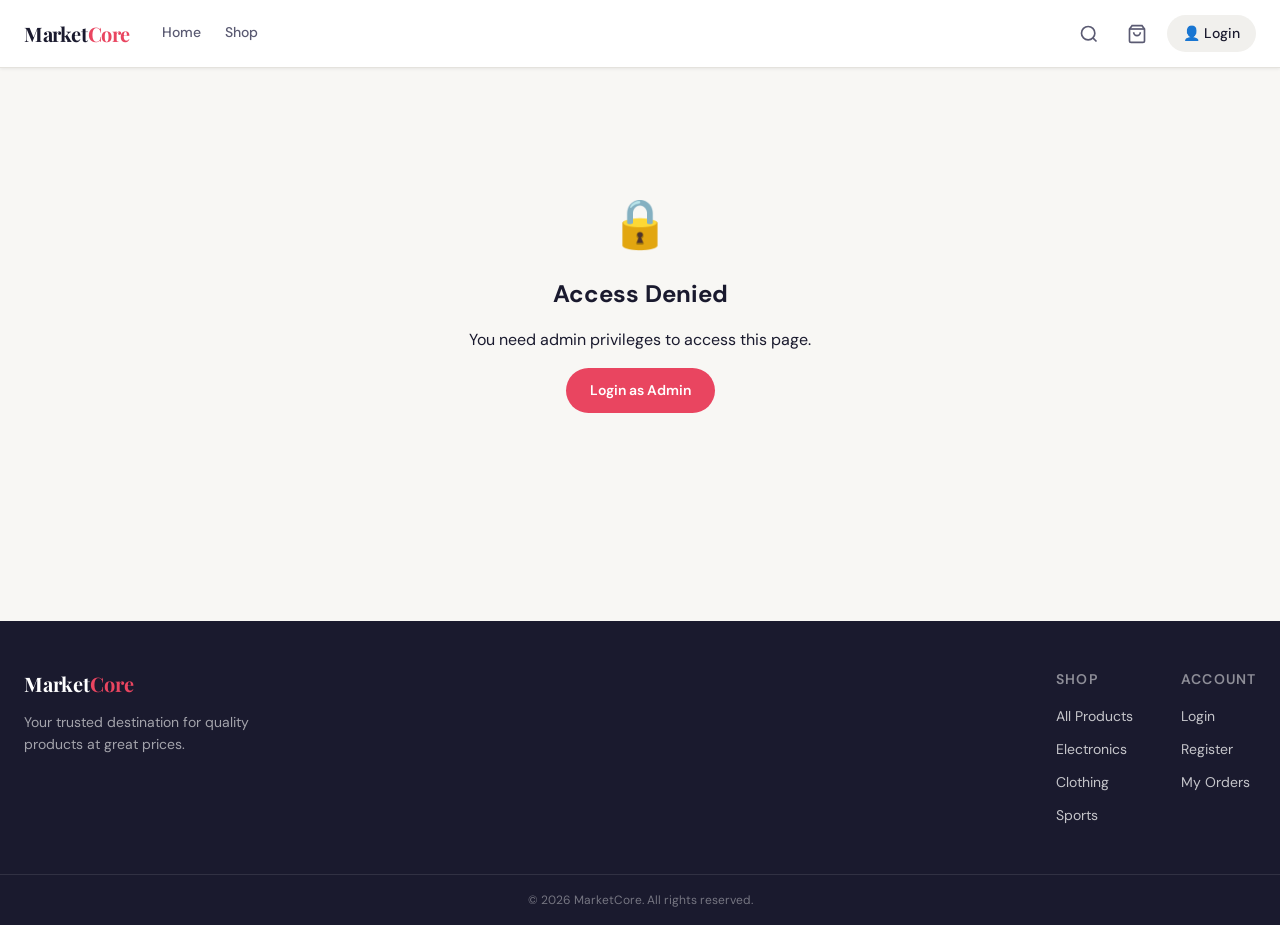
<file: admin.html>
<!DOCTYPE html>
<html lang="en">
<head>
  <meta charset="UTF-8">
  <meta name="viewport" content="width=device-width, initial-scale=1.0">
  <title>Admin Dashboard – MarketCore</title>
  <link rel="stylesheet" href="css/theme.css">
  <link rel="stylesheet" href="css/reset.css">
  <link rel="stylesheet" href="css/components.css">
  <link rel="stylesheet" href="css/pages/admin.css">
</head>
<body>
<div id="navbar"></div>
<main class="admin-page">
  <div class="container" id="admin-root"></div>
</main>
<div id="footer"></div>

<!-- Product Modal -->
<div class="modal-overlay hidden" id="product-modal" role="dialog" aria-modal="true" aria-labelledby="modal-title">
  <div class="modal-box">
    <div class="modal-header">
      <h3 id="modal-title">Add New Product</h3>
      <button class="modal-close" id="modal-close" aria-label="Close">&times;</button>
    </div>
    <div class="modal-body">
      <form id="product-form">
        <input type="hidden" name="id">
        <div class="form-group">
          <label>Product Name *</label>
          <input name="name" placeholder="e.g. Wireless Headphones" required>
        </div>
        <div class="admin-form-row">
          <div class="form-group">
            <label>Category *</label>
            <select name="category" required>
              <option value="">Select category...</option>
              <option>Electronics</option>
              <option>Clothing</option>
              <option>Home &amp; Garden</option>
              <option>Sports</option>
              <option>Books</option>
              <option>Beauty</option>
            </select>
          </div>
          <div class="form-group">
            <label>Stock *</label>
            <input type="number" name="stock" placeholder="0" min="0" required>
          </div>
        </div>
        <div class="form-group">
          <label>Description *</label>
          <textarea name="description" rows="3" placeholder="Product description..." required></textarea>
        </div>
        <div class="admin-form-row">
          <div class="form-group">
            <label>Price ($) *</label>
            <input type="number" step="0.01" name="price" placeholder="0.00" min="0" required>
          </div>
          <div class="form-group">
            <label>Original Price ($) <span style="font-weight:400;color:var(--color-text-muted)">(optional)</span></label>
            <input type="number" step="0.01" name="originalPrice" placeholder="0.00" min="0">
          </div>
        </div>
        <div class="form-group">
          <label>Image URL <span style="font-weight:400;color:var(--color-text-muted)">(optional)</span></label>
          <input name="image" placeholder="https://images.unsplash.com/..." type="url">
        </div>
        <div class="form-group">
          <label style="flex-direction:row;align-items:center;gap:var(--space-2);cursor:pointer">
            <input type="checkbox" name="featured" style="width:16px;height:16px"> Mark as Featured
          </label>
        </div>
        <div class="modal-actions">
          <button type="button" class="btn-outline" id="modal-cancel">Cancel</button>
          <button type="submit" class="btn-primary" id="modal-submit">Add Product</button>
        </div>
      </form>
    </div>
  </div>
</div>

<script src="js/db.js"></script>
<script src="js/store.js"></script>
<script src="js/utils.js"></script>
<script>
(async () => {
  await Utils.initPage();
  const root = document.getElementById('admin-root');

  if (!Store.state.user || Store.state.user.role !== 'admin') {
    root.innerHTML = [
      '<div class="access-denied">',
        '<span style="font-size:3rem">&#128274;</span>',
        '<h2>Access Denied</h2>',
        '<p>You need admin privileges to access this page.</p>',
        '<a href="login.html" class="btn-primary">Login as Admin</a>',
      '</div>',
    ].join('');
    return;
  }

  let activeTab      = 'inventory';
  let editingProduct = null;
  const STATUS_OPTIONS = ['Pending', 'Processing', 'Shipped', 'Delivered', 'Cancelled'];
  const DEFAULT_IMAGE  = 'https://images.unsplash.com/photo-1523275335684-37898b6baf30?w=600&q=80';

  // ── Stats ──────────────────────────────────────────────────────────────────
  function computeStats() {
    const orders   = DB.getAllOrders();
    const products = DB.getAllProducts();
    const revenue  = orders.reduce((s, o) => s + (o.total || 0), 0);
    const pending  = orders.filter(o => o.status === 'Pending').length;
    const customers = new Set(orders.map(o => o.customerId).filter(id => id && id !== 'guest')).size;
    return { revenue, orders: orders.length, pending, customers, products: products.length };
  }

  function renderStats() {
    const s = computeStats();
    return [
      '<div class="stats-grid">',
        statCard('$' + s.revenue.toLocaleString('en-US', { minimumFractionDigits: 2, maximumFractionDigits: 2 }), 'Total Revenue', '#fde8ec', '#e94560'),
        statCard(s.orders,    'Total Orders',   '#e0f0fb', '#1a6fa8'),
        statCard(s.pending,   'Pending Orders', '#fef3c7', '#b45309'),
        statCard(s.customers, 'Customers',      '#e8f5ec', '#2d8a4e'),
      '</div>',
    ].join('');
  }

  function statCard(val, label, bg, color) {
    return [
      '<div class="stat-card">',
        '<div class="stat-icon" style="background:' + bg + ';color:' + color + '">&#9679;</div>',
        '<div>',
          '<p class="stat-label">' + Utils.esc(label) + '</p>',
          '<p class="stat-value">' + val + '</p>',
        '</div>',
      '</div>',
    ].join('');
  }

  // ── Tabs ───────────────────────────────────────────────────────────────────
  function renderTabs() {
    return [
      '<div class="admin-tabs">',
        '<button class="admin-tab ' + (activeTab === 'inventory' ? 'tab-active' : '') + '" data-tab="inventory">&#128230; Inventory</button>',
        '<button class="admin-tab ' + (activeTab === 'orders'    ? 'tab-active' : '') + '" data-tab="orders">&#128717; Orders</button>',
        '<button class="admin-tab ' + (activeTab === 'users'     ? 'tab-active' : '') + '" data-tab="users">&#128100; Users</button>',
      '</div>',
    ].join('');
  }

  // ── Inventory Tab ──────────────────────────────────────────────────────────
  function renderInventory() {
    const products = DB.getAllProducts();
    const rows = products.map(p => [
      '<tr>',
        '<td>',
          '<div class="product-cell">',
            '<img src="' + Utils.esc(p.image || DEFAULT_IMAGE) + '" class="product-thumb" alt="">',
            '<div>',
              '<span class="product-name-cell">' + Utils.esc(p.name) + '</span>',
              '<span class="product-id-cell">' + Utils.esc(p.id) + '</span>',
            '</div>',
          '</div>',
        '</td>',
        '<td><span class="cat-badge">' + Utils.esc(p.category) + '</span></td>',
        '<td>',
          '<span class="price-cell">' + Utils.formatPrice(p.price) + '</span>',
          (p.originalPrice ? '<span class="orig-cell">' + Utils.formatPrice(p.originalPrice) + '</span>' : ''),
        '</td>',
        '<td><span class="stock-cell ' + (p.stock < 10 ? 'stock-low' : '') + '">' + p.stock + '</span></td>',
        '<td><span class="rating-cell">' + (p.rating > 0 ? '&#9733; ' + p.rating : '—') + '</span></td>',
        '<td>',
          '<div class="row-actions">',
            '<button class="edit-btn" data-edit="' + Utils.esc(p.id) + '" title="Edit">&#9998;</button>',
            '<button class="delete-btn" data-delete="' + Utils.esc(p.id) + '" title="Delete">&#128465;</button>',
          '</div>',
        '</td>',
      '</tr>',
    ].join('')).join('');

    return [
      '<div class="admin-section">',
        '<div class="admin-section-header">',
          '<h2 class="admin-section-title">Product Inventory (' + products.length + ')</h2>',
          '<button class="btn-primary" id="add-product-btn">+ Add Product</button>',
        '</div>',
        products.length === 0
          ? '<p style="padding:var(--space-8);color:var(--color-text-muted);text-align:center">No products yet. Click "+ Add Product" to get started.</p>'
          : '<div class="table-wrap"><table class="admin-table"><thead><tr><th>Product</th><th>Category</th><th>Price</th><th>Stock</th><th>Rating</th><th>Actions</th></tr></thead><tbody>' + rows + '</tbody></table></div>',
      '</div>',
    ].join('');
  }

  // ── Orders Tab ─────────────────────────────────────────────────────────────
  function renderOrders() {
    const orders = DB.getAllOrders();
    if (orders.length === 0) {
      return '<div class="admin-section"><div class="admin-section-header"><h2 class="admin-section-title">Order Fulfillment</h2></div><p style="padding:var(--space-8);color:var(--color-text-muted);text-align:center">No orders yet.</p></div>';
    }
    const rows = orders.map(o => {
      const opts = STATUS_OPTIONS.map(s =>
        '<option value="' + s + '" ' + (o.status === s ? 'selected' : '') + '>' + s + '</option>'
      ).join('');
      return [
        '<tr>',
          '<td><span class="order-id-cell">' + Utils.esc(o.id) + '</span></td>',
          '<td>',
            '<span class="customer-name-cell">' + Utils.esc(o.customerName || 'Guest') + '</span>',
            '<span class="customer-email-cell">' + Utils.esc(o.customerEmail || '') + '</span>',
          '</td>',
          '<td>' + o.items.reduce((s, i) => s + i.quantity, 0) + ' item(s)</td>',
          '<td><span class="price-cell">' + Utils.formatPrice(o.total) + '</span></td>',
          '<td style="color:var(--color-text-muted);white-space:nowrap">' + Utils.formatDate(o.createdAt) + '</td>',
          '<td><select class="status-select" data-order-id="' + Utils.esc(o.id) + '">' + opts + '</select></td>',
        '</tr>',
      ].join('');
    }).join('');

    return [
      '<div class="admin-section">',
        '<div class="admin-section-header"><h2 class="admin-section-title">Order Fulfillment (' + orders.length + ')</h2></div>',
        '<div class="table-wrap"><table class="admin-table">',
          '<thead><tr><th>Order ID</th><th>Customer</th><th>Items</th><th>Total</th><th>Date</th><th>Status</th></tr></thead>',
          '<tbody>' + rows + '</tbody>',
        '</table></div>',
      '</div>',
    ].join('');
  }

  // ── Users Tab ──────────────────────────────────────────────────────────────
  function renderUsers() {
    const users = DB.users;
    const rows = users.map(u => [
      '<tr>',
        '<td><span style="font-weight:600">' + Utils.esc(u.name) + '</span></td>',
        '<td>' + Utils.esc(u.email) + '</td>',
        '<td><span class="cat-badge">' + Utils.esc(u.role) + '</span></td>',
        '<td style="color:var(--color-text-muted)">' + Utils.esc(u.id) + '</td>',
      '</tr>',
    ].join('')).join('');

    return [
      '<div class="admin-section">',
        '<div class="admin-section-header"><h2 class="admin-section-title">Registered Users (' + users.length + ')</h2></div>',
        users.length === 0
          ? '<p style="padding:var(--space-8);color:var(--color-text-muted);text-align:center">No users registered yet.</p>'
          : '<div class="table-wrap"><table class="admin-table"><thead><tr><th>Name</th><th>Email</th><th>Role</th><th>ID</th></tr></thead><tbody>' + rows + '</tbody></table></div>',
      '</div>',
    ].join('');
  }

  // ── Full Render ────────────────────────────────────────────────────────────
  function fullRender() {
    let tabContent;
    if (activeTab === 'inventory') tabContent = renderInventory();
    else if (activeTab === 'orders') tabContent = renderOrders();
    else tabContent = renderUsers();

    root.innerHTML = renderStats() + renderTabs() + tabContent;
    bindEvents();
  }

  function bindEvents() {
    // Tabs
    root.querySelectorAll('[data-tab]').forEach(btn => {
      btn.addEventListener('click', () => { activeTab = btn.dataset.tab; fullRender(); });
    });

    // Add product
    root.querySelector('#add-product-btn')?.addEventListener('click', openAddModal);

    // Edit product
    root.querySelectorAll('[data-edit]').forEach(btn => {
      btn.addEventListener('click', () => {
        const p = DB.getProductById(btn.dataset.edit);
        if (p) openEditModal(p);
      });
    });

    // Delete product
    root.querySelectorAll('[data-delete]').forEach(btn => {
      btn.addEventListener('click', () => {
        if (confirm('Delete this product? This cannot be undone.')) {
          DB.deleteProduct(btn.dataset.delete);
          Utils.toast('Product deleted', 'success');
          fullRender();
        }
      });
    });

    // Order status change
    root.querySelectorAll('.status-select').forEach(sel => {
      sel.addEventListener('change', () => {
        DB.updateOrderStatus(sel.dataset.orderId, sel.value);
        Utils.toast('Order status updated to ' + sel.value, 'success');
      });
    });
  }

  // ── Modal ──────────────────────────────────────────────────────────────────
  function openAddModal() {
    editingProduct = null;
    document.getElementById('modal-title').textContent  = 'Add New Product';
    document.getElementById('modal-submit').textContent = 'Add Product';
    document.getElementById('product-form').reset();
    document.querySelector('[name=id]').value = '';
    document.getElementById('product-modal').classList.remove('hidden');
    document.querySelector('[name=name]').focus();
  }

  function openEditModal(product) {
    editingProduct = product;
    document.getElementById('modal-title').textContent  = 'Edit Product';
    document.getElementById('modal-submit').textContent = 'Save Changes';
    const form = document.getElementById('product-form');
    form.querySelector('[name=id]').value           = product.id;
    form.querySelector('[name=name]').value         = product.name;
    form.querySelector('[name=category]').value     = product.category;
    form.querySelector('[name=description]').value  = product.description || '';
    form.querySelector('[name=price]').value        = product.price;
    form.querySelector('[name=originalPrice]').value = product.originalPrice || '';
    form.querySelector('[name=stock]').value        = product.stock;
    form.querySelector('[name=image]').value        = product.image || '';
    form.querySelector('[name=featured]').checked   = !!product.featured;
    document.getElementById('product-modal').classList.remove('hidden');
  }

  function closeModal() {
    document.getElementById('product-modal').classList.add('hidden');
  }

  document.getElementById('modal-close').addEventListener('click', closeModal);
  document.getElementById('modal-cancel').addEventListener('click', closeModal);
  document.getElementById('product-modal').addEventListener('click', e => {
    if (e.target === e.currentTarget) closeModal();
  });
  document.addEventListener('keydown', e => {
    if (e.key === 'Escape') closeModal();
  });

  // ── Product Form Submit ────────────────────────────────────────────────────
  document.getElementById('product-form').addEventListener('submit', e => {
    e.preventDefault();
    const fd = new FormData(e.target);
    const rawPrice    = parseFloat(fd.get('price'));
    const rawOriginal = fd.get('originalPrice') ? parseFloat(fd.get('originalPrice')) : undefined;

    if (isNaN(rawPrice) || rawPrice < 0) {
      Utils.toast('Please enter a valid price', 'error'); return;
    }

    const product = {
      id:            fd.get('id') || ('p-' + Date.now()),
      name:          fd.get('name').trim(),
      description:   fd.get('description').trim(),
      price:         rawPrice,
      originalPrice: (rawOriginal && rawOriginal > rawPrice) ? rawOriginal : undefined,
      category:      fd.get('category'),
      image:         (fd.get('image') || '').trim() || DEFAULT_IMAGE,
      stock:         parseInt(fd.get('stock')) || 0,
      featured:      fd.get('featured') === 'on',
      rating:        editingProduct ? editingProduct.rating      : 0,
      reviewCount:   editingProduct ? editingProduct.reviewCount : 0,
      isNew:         editingProduct ? editingProduct.isNew       : true,
    };

    if (editingProduct) {
      DB.updateProduct(product);
      Utils.toast('Product updated successfully', 'success');
    } else {
      DB.createProduct(product);
      Utils.toast('Product added successfully', 'success');
    }

    closeModal();
    fullRender();
  });

  fullRender();
})();
</script>
</body>
</html>
</file>
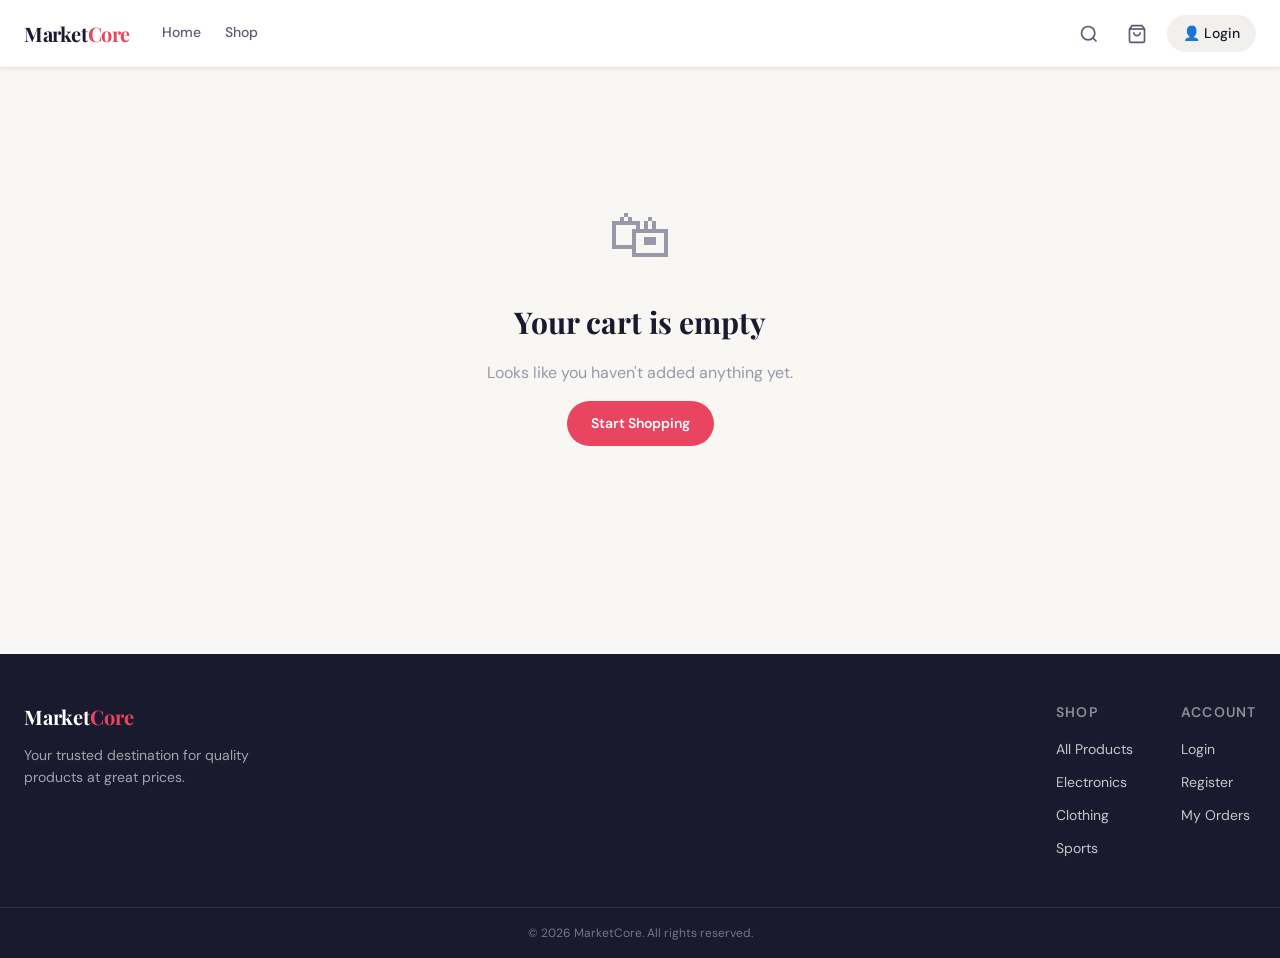
<file: cart.html>
<!DOCTYPE html>
<html lang="en">
<head>
  <meta charset="UTF-8">
  <meta name="viewport" content="width=device-width, initial-scale=1.0">
  <title>Cart &amp; Checkout – MarketCore</title>
  <link rel="stylesheet" href="css/theme.css">
  <link rel="stylesheet" href="css/reset.css">
  <link rel="stylesheet" href="css/components.css">
  <link rel="stylesheet" href="css/pages/cart.css">
</head>
<body>
<div id="navbar"></div>
<main class="cart-page">
  <div class="container" id="cart-root"></div>
</main>
<div id="footer"></div>
<script src="js/db.js"></script>
<script src="js/store.js"></script>
<script src="js/utils.js"></script>
<script>
(async () => {
  await Utils.initPage();
  let step = 'cart';
  let lastOrder = null;

  function renderAll() {
    if (step === 'confirmation' && lastOrder) { renderConfirmation(); return; }
    if (Store.state.cart.length === 0 && step === 'cart') { renderEmpty(); return; }
    renderMain();
  }

  function renderEmpty() {
    document.getElementById('cart-root').innerHTML = [
      '<div class="cart-empty">',
        '<span style="font-size:4rem">&#128717;</span>',
        '<h2>Your cart is empty</h2>',
        '<p>Looks like you haven\'t added anything yet.</p>',
        '<a href="gallery.html" class="btn-primary">Start Shopping</a>',
      '</div>',
    ].join('');
  }

  function renderConfirmation() {
    document.getElementById('cart-root').innerHTML = [
      '<div class="confirm-wrap">',
        '<div class="confirm-box">',
          '<div class="confirm-icon">&#10003;</div>',
          '<h1>Order Placed!</h1>',
          '<p>Thank you, <strong>' + Utils.esc(lastOrder.customerName) + '</strong>.<br>Order <strong>' + Utils.esc(lastOrder.id) + '</strong> has been confirmed.</p>',
          '<p class="confirm-sub">We\'ll notify you once it ships. Expected delivery: 3–5 business days.</p>',
          '<div class="confirm-actions">',
            '<a href="orders.html" class="btn-primary">View My Orders</a>',
            '<a href="gallery.html" class="btn-outline">Continue Shopping</a>',
          '</div>',
        '</div>',
      '</div>',
    ].join('');
  }

  function summaryHTML() {
    const total    = Store.cartTotal;
    const shipping = total >= 75 ? 0 : 9.99;
    const items = Store.state.cart.map(item =>
      '<div class="summary-item">' +
        '<span class="summary-name">' + Utils.esc(item.product.name) + ' <em>x' + item.quantity + '</em></span>' +
        '<span>' + Utils.formatPrice(item.product.price * item.quantity) + '</span>' +
      '</div>'
    ).join('');
    return [
      '<aside class="cart-summary">',
        '<h3 class="summary-title">Order Summary</h3>',
        items,
        '<div class="summary-divider"></div>',
        '<div class="summary-row"><span>Subtotal</span><span>' + Utils.formatPrice(total) + '</span></div>',
        '<div class="summary-row"><span>Shipping</span><span class="' + (shipping === 0 ? 'free-shipping' : '') + '">' + (shipping === 0 ? 'Free &#127881;' : Utils.formatPrice(shipping)) + '</span></div>',
        '<div class="summary-divider"></div>',
        '<div class="summary-row summary-total"><span>Total</span><span>' + Utils.formatPrice(total + shipping) + '</span></div>',
      '</aside>',
    ].join('');
  }

  function renderMain() {
    const root = document.getElementById('cart-root');
    root.innerHTML = [
      '<div class="cart-steps">',
        '<span class="cart-step ' + (step === 'cart' ? 'step-active' : '') + '">1. Cart</span>',
        '<span class="step-divider">&rsaquo;</span>',
        '<span class="cart-step ' + (step === 'checkout' ? 'step-active' : '') + '">2. Checkout</span>',
        '<span class="step-divider">&rsaquo;</span>',
        '<span class="cart-step">3. Confirmation</span>',
      '</div>',
      '<div class="cart-layout">',
        '<div class="cart-main" id="cart-main-content"></div>',
        summaryHTML(),
      '</div>',
    ].join('');

    if (step === 'cart') renderCartItems();
    else if (step === 'checkout') renderCheckoutForm();
  }

  function renderCartItems() {
    const el = document.getElementById('cart-main-content');
    const items = Store.state.cart.map(item =>
      '<div class="cart-item">' +
        '<img src="' + Utils.esc(item.product.image) + '" alt="' + Utils.esc(item.product.name) + '" class="cart-item-img">' +
        '<div class="cart-item-info">' +
          '<a href="product.html?id=' + Utils.esc(item.product.id) + '" class="cart-item-name">' + Utils.esc(item.product.name) + '</a>' +
          '<p class="cart-item-cat">' + Utils.esc(item.product.category) + '</p>' +
          '<p class="cart-item-price">' + Utils.formatPrice(item.product.price) + ' each</p>' +
        '</div>' +
        '<div class="cart-item-controls">' +
          '<div class="qty-control">' +
            '<button class="qty-btn" data-id="' + Utils.esc(item.product.id) + '" data-delta="-1">&minus;</button>' +
            '<span class="qty-val">' + item.quantity + '</span>' +
            '<button class="qty-btn" data-id="' + Utils.esc(item.product.id) + '" data-delta="1">+</button>' +
          '</div>' +
          '<p class="cart-item-total">' + Utils.formatPrice(item.product.price * item.quantity) + '</p>' +
          '<button class="remove-btn" data-remove="' + Utils.esc(item.product.id) + '" title="Remove item">&#128465;</button>' +
        '</div>' +
      '</div>'
    ).join('');

    el.innerHTML = [
      '<h2 class="cart-section-title">Shopping Cart (' + Store.cartCount + ' item' + (Store.cartCount !== 1 ? 's' : '') + ')</h2>',
      '<div class="cart-items">' + items + '</div>',
      '<button class="btn-primary" id="proceed-btn" style="margin-top:var(--space-6)">Proceed to Checkout &rarr;</button>',
    ].join('');

    el.querySelectorAll('.qty-btn').forEach(btn => {
      btn.addEventListener('click', () => {
        const pid  = btn.dataset.id;
        const item = Store.state.cart.find(i => String(i.product.id) === String(pid));
        if (item) Store.updateCartQty(pid, item.quantity + parseInt(btn.dataset.delta));
        renderAll();
      });
    });
    el.querySelectorAll('.remove-btn').forEach(btn => {
      btn.addEventListener('click', () => {
        Store.removeFromCart(btn.dataset.remove);
        renderAll();
      });
    });
    document.getElementById('proceed-btn').addEventListener('click', () => {
      step = 'checkout';
      renderAll();
    });
  }

  function renderCheckoutForm() {
    const user = Store.state.user;
    const el   = document.getElementById('cart-main-content');
    el.innerHTML = [
      '<form id="checkout-form" class="checkout-form" novalidate>',
        '<h2 class="cart-section-title">Shipping Information</h2>',
        '<div class="form-grid">',
          '<div class="form-group"><label>Full Name *</label><input name="fullName" placeholder="Alice Johnson" required value="' + Utils.esc(user ? user.name : '') + '"></div>',
          '<div class="form-group"><label>Email *</label><input name="email" type="email" placeholder="alice@example.com" required value="' + Utils.esc(user ? user.email : '') + '"></div>',
          '<div class="form-group form-full"><label>Street Address *</label><input name="street" placeholder="123 Main St" required></div>',
          '<div class="form-group"><label>City *</label><input name="city" placeholder="Portland" required></div>',
          '<div class="form-group"><label>State *</label><input name="state" placeholder="OR" required></div>',
          '<div class="form-group"><label>ZIP Code *</label><input name="zip" placeholder="97201" required></div>',
          '<div class="form-group"><label>Country *</label><input name="country" placeholder="US" required value="US"></div>',
        '</div>',
        '<h2 class="cart-section-title" style="margin-top:var(--space-8)">&#128274; Payment Details</h2>',
        '<p class="demo-note">&#9888; Demo mode — simulated payment. No real charges will be made.</p>',
        '<div class="form-grid">',
          '<div class="form-group form-full"><label>Card Number *</label><input name="cardNumber" id="card-number" placeholder="4242 4242 4242 4242" maxlength="19" required autocomplete="cc-number"></div>',
          '<div class="form-group"><label>Expiry (MM/YY) *</label><input name="cardExpiry" id="card-expiry" placeholder="MM/YY" maxlength="5" required autocomplete="cc-exp"></div>',
          '<div class="form-group"><label>CVV *</label><input name="cardCvv" placeholder="123" maxlength="4" required autocomplete="cc-csc" type="password"></div>',
        '</div>',
        '<div id="checkout-error" class="auth-error hidden"></div>',
        '<div class="checkout-actions">',
          '<button type="button" class="btn-outline" id="back-to-cart">&#8592; Back to Cart</button>',
          '<button type="submit" class="btn-primary" id="place-order-btn">Place Order &rarr;</button>',
        '</div>',
      '</form>',
    ].join('');

    // Card number auto-format (spaces every 4 digits)
    document.getElementById('card-number').addEventListener('input', function () {
      let v = this.value.replace(/\D/g, '').substring(0, 16);
      this.value = v.replace(/(\d{4})(?=\d)/g, '$1 ');
    });
    // Expiry auto-format (MM/YY)
    document.getElementById('card-expiry').addEventListener('input', function () {
      let v = this.value.replace(/\D/g, '').substring(0, 4);
      if (v.length >= 3) v = v.substring(0, 2) + '/' + v.substring(2);
      this.value = v;
    });

    document.getElementById('back-to-cart').addEventListener('click', () => { step = 'cart'; renderAll(); });

    document.getElementById('checkout-form').addEventListener('submit', e => {
      e.preventDefault();
      const errEl = document.getElementById('checkout-error');

      // Manual validation
      const fd   = new FormData(e.target);
      const data = Object.fromEntries(fd.entries());
      const required = ['fullName', 'email', 'street', 'city', 'state', 'zip', 'country', 'cardNumber', 'cardExpiry', 'cardCvv'];
      const missing  = required.filter(f => !data[f] || !data[f].trim());
      if (missing.length > 0) {
        errEl.textContent = 'Please fill in all required fields.';
        errEl.classList.remove('hidden');
        return;
      }
      errEl.classList.add('hidden');

      const btn = document.getElementById('place-order-btn');
      btn.disabled = true;
      btn.textContent = 'Placing order...';

      const order = {
        id:              'ORD-' + Date.now(),
        customerId:      Store.state.user ? Store.state.user.id : 'guest',
        customerName:    data.fullName.trim(),
        customerEmail:   data.email.trim(),
        items: Store.state.cart.map(item => ({
          productId:   item.product.id,
          productName: item.product.name,
          price:       item.product.price,
          quantity:    item.quantity,
          image:       item.product.image,
        })),
        total:           Store.cartTotal,
        status:          'Pending',
        createdAt:       new Date().toISOString(),
        shippingAddress: {
          fullName: data.fullName.trim(),
          street:   data.street.trim(),
          city:     data.city.trim(),
          state:    data.state.trim(),
          zip:      data.zip.trim(),
          country:  data.country.trim(),
        },
      };

      DB.createOrder(order);
      Store.clearCart();
      lastOrder = order;
      step = 'confirmation';
      renderAll();
    });
  }

  renderAll();
})();
</script>
</body>
</html>
</file>
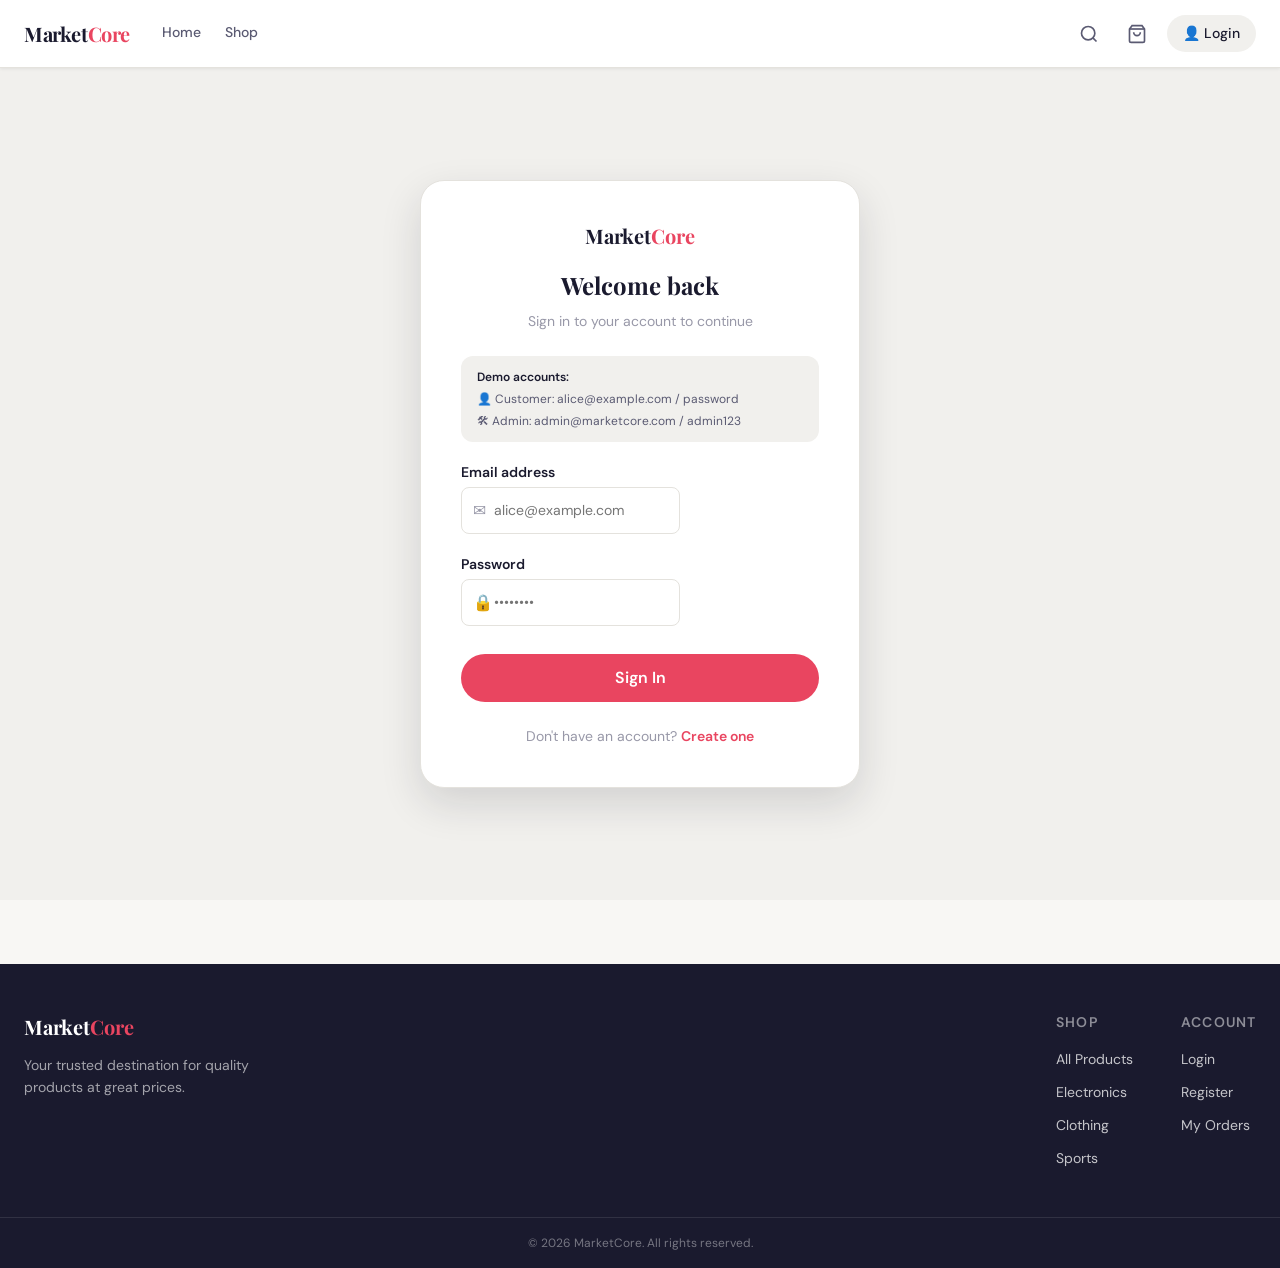
<file: login.html>
<!DOCTYPE html>
<html lang="en">
<head>
  <meta charset="UTF-8">
  <meta name="viewport" content="width=device-width, initial-scale=1.0">
  <title>Login – MarketCore</title>
  <link rel="stylesheet" href="css/theme.css">
  <link rel="stylesheet" href="css/reset.css">
  <link rel="stylesheet" href="css/components.css">
  <link rel="stylesheet" href="css/pages/auth.css">
</head>
<body>
<div id="navbar"></div>
<main class="auth-page">
  <div class="auth-card">
    <div class="auth-header">
      <a href="index.html" class="auth-logo">Market<span>Core</span></a>
      <h1>Welcome back</h1>
      <p>Sign in to your account to continue</p>
    </div>
    <div class="auth-demo">
      <strong>Demo accounts:</strong>
      <span>&#128100; Customer: alice@example.com / password</span>
      <span>&#128736; Admin: admin@marketcore.com / admin123</span>
    </div>
    <div class="auth-error hidden" id="auth-error"></div>
    <form id="login-form" class="auth-form" novalidate>
      <div class="form-group">
        <label for="login-email">Email address</label>
        <div class="input-wrap">
          <span class="input-icon">&#9993;</span>
          <input id="login-email" type="email" name="email" placeholder="alice@example.com" required class="icon-input" autocomplete="email">
        </div>
      </div>
      <div class="form-group">
        <label for="login-password">Password</label>
        <div class="input-wrap">
          <span class="input-icon">&#128274;</span>
          <input id="login-password" type="password" name="password" placeholder="&bull;&bull;&bull;&bull;&bull;&bull;&bull;&bull;" required class="icon-input" autocomplete="current-password">
        </div>
      </div>
      <button type="submit" class="auth-submit" id="login-btn">Sign In</button>
    </form>
    <p class="auth-footer">Don't have an account? <a href="register.html">Create one</a></p>
  </div>
</main>
<div id="footer"></div>
<script src="js/db.js"></script>
<script src="js/store.js"></script>
<script src="js/utils.js"></script>
<script>
(async () => {
  await Utils.initPage();

  // Already logged in — redirect
  if (Store.state.user) {
    window.location.href = Store.state.user.role === 'admin' ? 'admin.html' : 'index.html';
    return;
  }

  const form   = document.getElementById('login-form');
  const errEl  = document.getElementById('auth-error');
  const btn    = document.getElementById('login-btn');

  form.addEventListener('submit', async e => {
    e.preventDefault();
    errEl.classList.add('hidden');
    btn.disabled    = true;
    btn.textContent = 'Signing in...';

    const email    = form.email.value.trim();
    const password = form.password.value;

    if (!email || !password) {
      errEl.textContent = 'Please enter your email and password.';
      errEl.classList.remove('hidden');
      btn.disabled    = false;
      btn.textContent = 'Sign In';
      return;
    }

    const user = DB.findUser(email, password);
    if (!user) {
      errEl.textContent = 'Invalid email or password. Please try again.';
      errEl.classList.remove('hidden');
      btn.disabled    = false;
      btn.textContent = 'Sign In';
      form.password.value = '';
      form.password.focus();
      return;
    }

    Store.login({ id: user.id, name: user.name, email: user.email, role: user.role });
    Utils.toast('Welcome back, ' + user.name.split(' ')[0] + '!', 'success');

    // Redirect
    const redirect = new URLSearchParams(window.location.search).get('redirect');
    setTimeout(() => {
      window.location.href = redirect || (user.role === 'admin' ? 'admin.html' : 'index.html');
    }, 500);
  });
})();
</script>
</body>
</html>
</file>
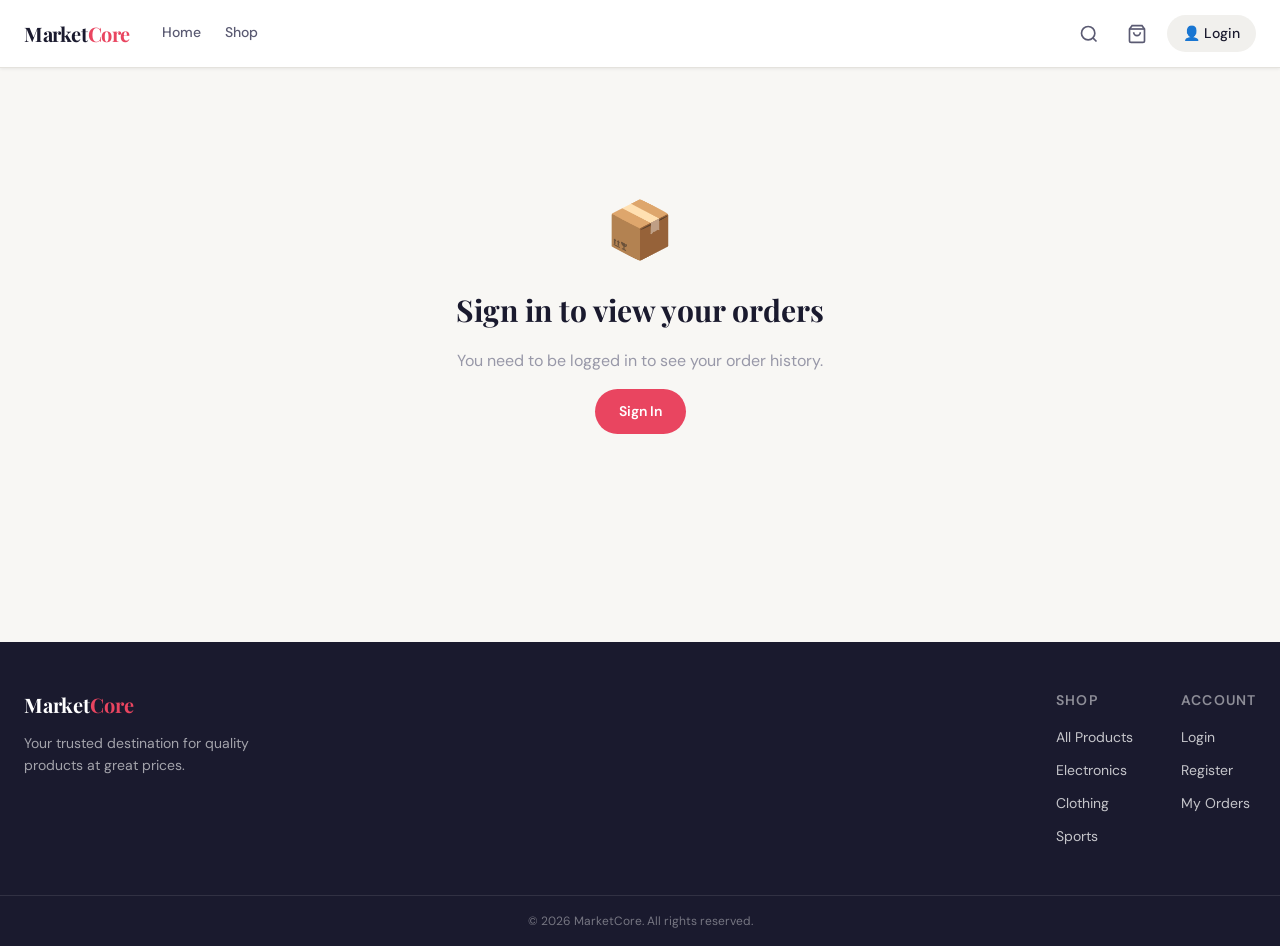
<file: orders.html>
<!DOCTYPE html>
<html lang="en">
<head>
  <meta charset="UTF-8">
  <meta name="viewport" content="width=device-width, initial-scale=1.0">
  <title>My Orders – MarketCore</title>
  <link rel="stylesheet" href="css/theme.css">
  <link rel="stylesheet" href="css/reset.css">
  <link rel="stylesheet" href="css/components.css">
  <link rel="stylesheet" href="css/pages/orders.css">
</head>
<body>
<div id="navbar"></div>
<main class="orders-page">
  <div class="container" id="orders-root"></div>
</main>
<div id="footer"></div>
<script src="js/db.js"></script>
<script src="js/store.js"></script>
<script src="js/utils.js"></script>
<script>
(async () => {
  await Utils.initPage();
  const root = document.getElementById('orders-root');

  if (!Store.state.user) {
    root.innerHTML = [
      '<div class="orders-guest">',
        '<span style="font-size:3.5rem">&#128230;</span>',
        '<h2>Sign in to view your orders</h2>',
        '<p>You need to be logged in to see your order history.</p>',
        '<a href="login.html" class="btn-primary">Sign In</a>',
      '</div>',
    ].join('');
    return;
  }

  const user      = Store.state.user;
  const allOrders = DB.getAllOrders();
  // Admin sees all orders; customers see only their own orders
  const orders    = user.role === 'admin'
    ? allOrders
    : allOrders.filter(o => o.customerId === user.id);

  const header = [
    '<div class="orders-header">',
      '<div>',
        '<h1 class="orders-title">' + (user.role === 'admin' ? 'All Orders' : 'My Orders') + '</h1>',
        '<p class="orders-sub">Track and manage your purchases</p>',
      '</div>',
      '<a href="gallery.html" class="btn-outline">Continue Shopping</a>',
    '</div>',
  ].join('');

  if (orders.length === 0) {
    root.innerHTML = header + [
      '<div class="orders-empty">',
        '<span style="font-size:3.5rem">&#128230;</span>',
        '<h3>No orders yet</h3>',
        '<p>Your purchases will appear here once you place an order.</p>',
        '<a href="gallery.html" class="btn-primary">Shop Now</a>',
      '</div>',
    ].join('');
    return;
  }

  const orderCards = orders.map(order => {
    const items = order.items.map(item =>
      '<div class="order-item">' +
        '<img src="' + Utils.esc(item.image) + '" alt="' + Utils.esc(item.productName) + '" class="order-item-img">' +
        '<div class="order-item-info">' +
          '<span class="order-item-name">' + Utils.esc(item.productName) + '</span>' +
          '<span class="order-item-qty">Qty: ' + item.quantity + '</span>' +
        '</div>' +
        '<span class="order-item-price">' + Utils.formatPrice(item.price * item.quantity) + '</span>' +
      '</div>'
    ).join('');

    const addr = order.shippingAddress || {};
    const addrStr = [addr.city, addr.state].filter(Boolean).join(', ') || 'N/A';

    return [
      '<div class="order-card">',
        '<div class="order-header">',
          '<div>',
            '<span class="order-id">' + Utils.esc(order.id) + '</span>',
            '<span class="order-date">' + Utils.formatDate(order.createdAt) + '</span>',
          '</div>',
          '<div class="order-meta">',
            Utils.statusBadge(order.status),
            '<span class="order-total">' + Utils.formatPrice(order.total) + '</span>',
          '</div>',
        '</div>',
        '<div class="order-items">' + items + '</div>',
        '<div class="order-footer">',
          '<span class="shipping-to">&#128666; Shipping to: ' + Utils.esc(addrStr) + '</span>',
        '</div>',
      '</div>',
    ].join('');
  }).join('');

  root.innerHTML = header + '<div class="orders-list">' + orderCards + '</div>';
})();
</script>
</body>
</html>
</file>
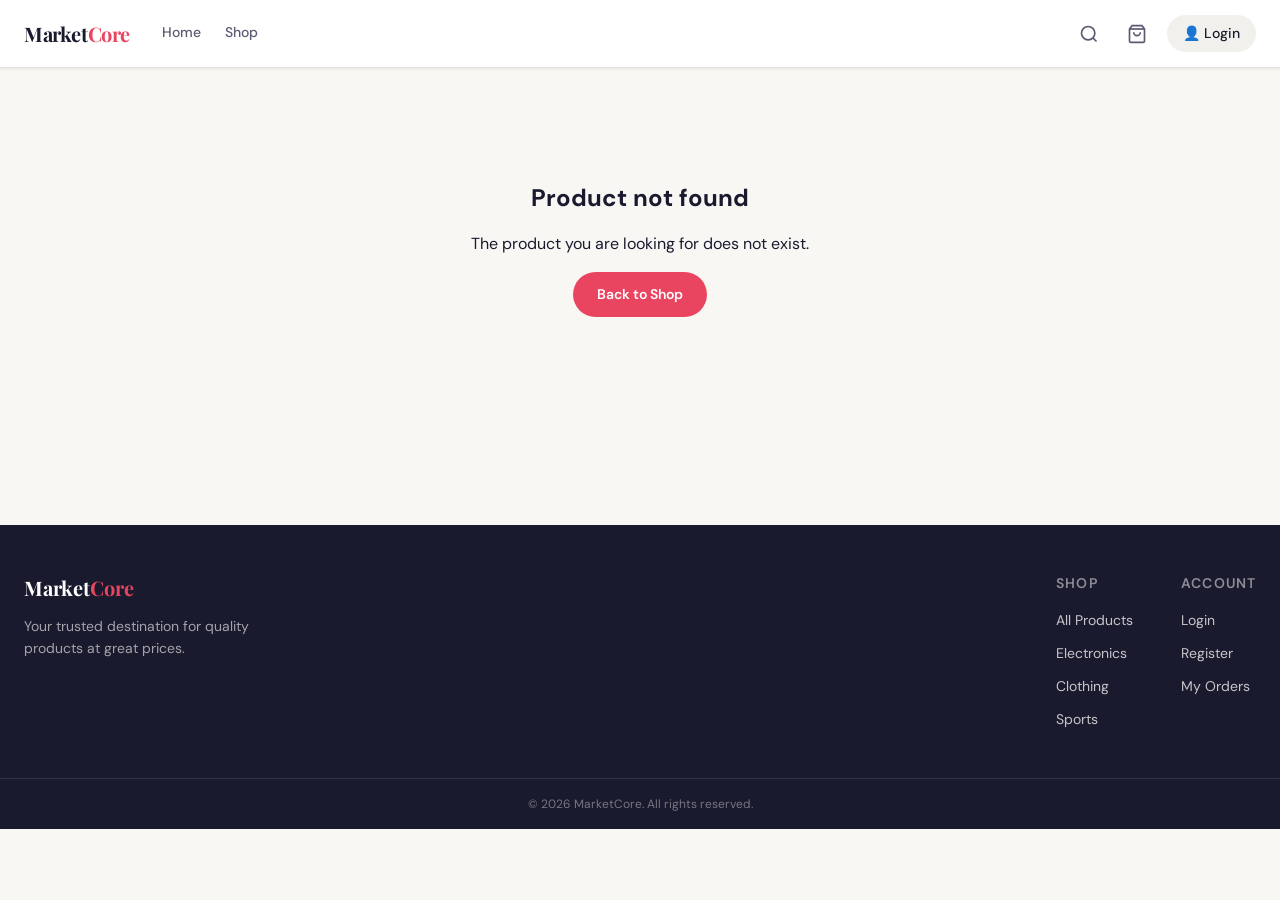
<file: product.html>
<!DOCTYPE html>
<html lang="en">
<head>
  <meta charset="UTF-8">
  <meta name="viewport" content="width=device-width, initial-scale=1.0">
  <title>Product - MarketCore</title>
  <link rel="stylesheet" href="css/theme.css">
  <link rel="stylesheet" href="css/reset.css">
  <link rel="stylesheet" href="css/components.css">
  <link rel="stylesheet" href="css/pages/product.css">
</head>
<body>
<div id="navbar"></div>
<main class="product-page">
  <div class="container">
    <div id="product-content"><p class="loading-text">Loading...</p></div>
  </div>
</main>
<div id="footer"></div>
<script src="js/db.js"></script>
<script src="js/store.js"></script>
<script src="js/utils.js"></script>
<script>
(async () => {
  await Utils.initPage();
  const id = new URLSearchParams(window.location.search).get('id');
  const product = id ? DB.getProductById(id) : null;
  const el = document.getElementById('product-content');

  if (!product) {
    el.innerHTML = '<div class="not-found"><h2>Product not found</h2><p>The product you are looking for does not exist.</p><a href="gallery.html" class="btn-primary">Back to Shop</a></div>';
    return;
  }

  document.title = product.name + ' – MarketCore';
  const disc = Utils.discount(product.price, product.originalPrice);
  let qty = 1;

  function stockHTML() {
    if (product.stock > 10) return '<span class="in-stock">&#10003; In Stock (' + product.stock + ' available)</span>';
    if (product.stock > 0)  return '<span class="low-stock">&#9888; Only ' + product.stock + ' left!</span>';
    return '<span class="out-stock">&times; Out of Stock</span>';
  }

  function render() {
    el.innerHTML = [
      '<button class="back-btn" onclick="history.back()">&#8592; Back</button>',
      '<div class="product-layout">',
        '<div class="product-image-sec">',
          '<div class="product-image-wrap">',
            '<img src="' + Utils.esc(product.image) + '" alt="' + Utils.esc(product.name) + '" class="product-image">',
            (disc ? '<span class="product-badge">-' + disc + '%</span>' : ''),
            (product.isNew ? '<span class="product-badge-new">New</span>' : ''),
          '</div>',
        '</div>',
        '<div class="product-info">',
          '<p class="product-category">' + Utils.esc(product.category) + '</p>',
          '<h1 class="product-name">' + Utils.esc(product.name) + '</h1>',
          '<div class="product-rating-row">',
            '<div class="product-stars">' + Utils.stars(product.rating) + '</div>',
            '<span class="product-rating-val">' + product.rating + '</span>',
            '<span class="product-review-count">(' + Number(product.reviewCount).toLocaleString() + ' reviews)</span>',
          '</div>',
          '<div class="product-price-row">',
            '<span class="product-price">' + Utils.formatPrice(product.price) + '</span>',
            (product.originalPrice ? '<span class="product-orig-price">' + Utils.formatPrice(product.originalPrice) + '</span>' : ''),
          '</div>',
          '<p class="product-description">' + Utils.esc(product.description) + '</p>',
          '<div class="product-stock">' + stockHTML() + '</div>',
          '<div class="product-controls">',
            '<div class="qty-control">',
              '<button class="qty-btn" id="qty-minus" ' + (qty <= 1 ? 'disabled' : '') + '>&minus;</button>',
              '<span class="qty-val" id="qty-val">' + qty + '</span>',
              '<button class="qty-btn" id="qty-plus" ' + (qty >= product.stock ? 'disabled' : '') + '>+</button>',
            '</div>',
            '<button class="add-to-cart-btn" id="add-btn" ' + (product.stock === 0 ? 'disabled' : '') + '>',
              '&#128722; Add to Cart',
            '</button>',
          '</div>',
          '<div class="product-perks">',
            '<div class="perk">&#128666; Free shipping over $75</div>',
            '<div class="perk">&#9989; 2-year quality guarantee</div>',
            '<div class="perk">&#128260; 30-day hassle-free returns</div>',
          '</div>',
        '</div>',
      '</div>',
    ].join('');

    document.getElementById('qty-minus').addEventListener('click', () => {
      if (qty > 1) { qty--; refreshQty(); }
    });
    document.getElementById('qty-plus').addEventListener('click', () => {
      if (qty < product.stock) { qty++; refreshQty(); }
    });
    document.getElementById('add-btn').addEventListener('click', () => {
      if (product.stock === 0) return;
      Store.addToCart(product, qty);
      Utils.toast('Added ' + qty + ' to cart!', 'success');
      const btn = document.getElementById('add-btn');
      btn.innerHTML = '&#10003; Added to Cart!';
      btn.style.background = 'var(--color-success)';
      setTimeout(() => {
        btn.innerHTML = '&#128722; Add to Cart';
        btn.style.background = '';
      }, 2000);
    });
  }

  function refreshQty() {
    document.getElementById('qty-val').textContent = qty;
    document.getElementById('qty-minus').disabled = qty <= 1;
    document.getElementById('qty-plus').disabled  = qty >= product.stock;
  }

  render();
})();
</script>
</body>
</html>
</file>
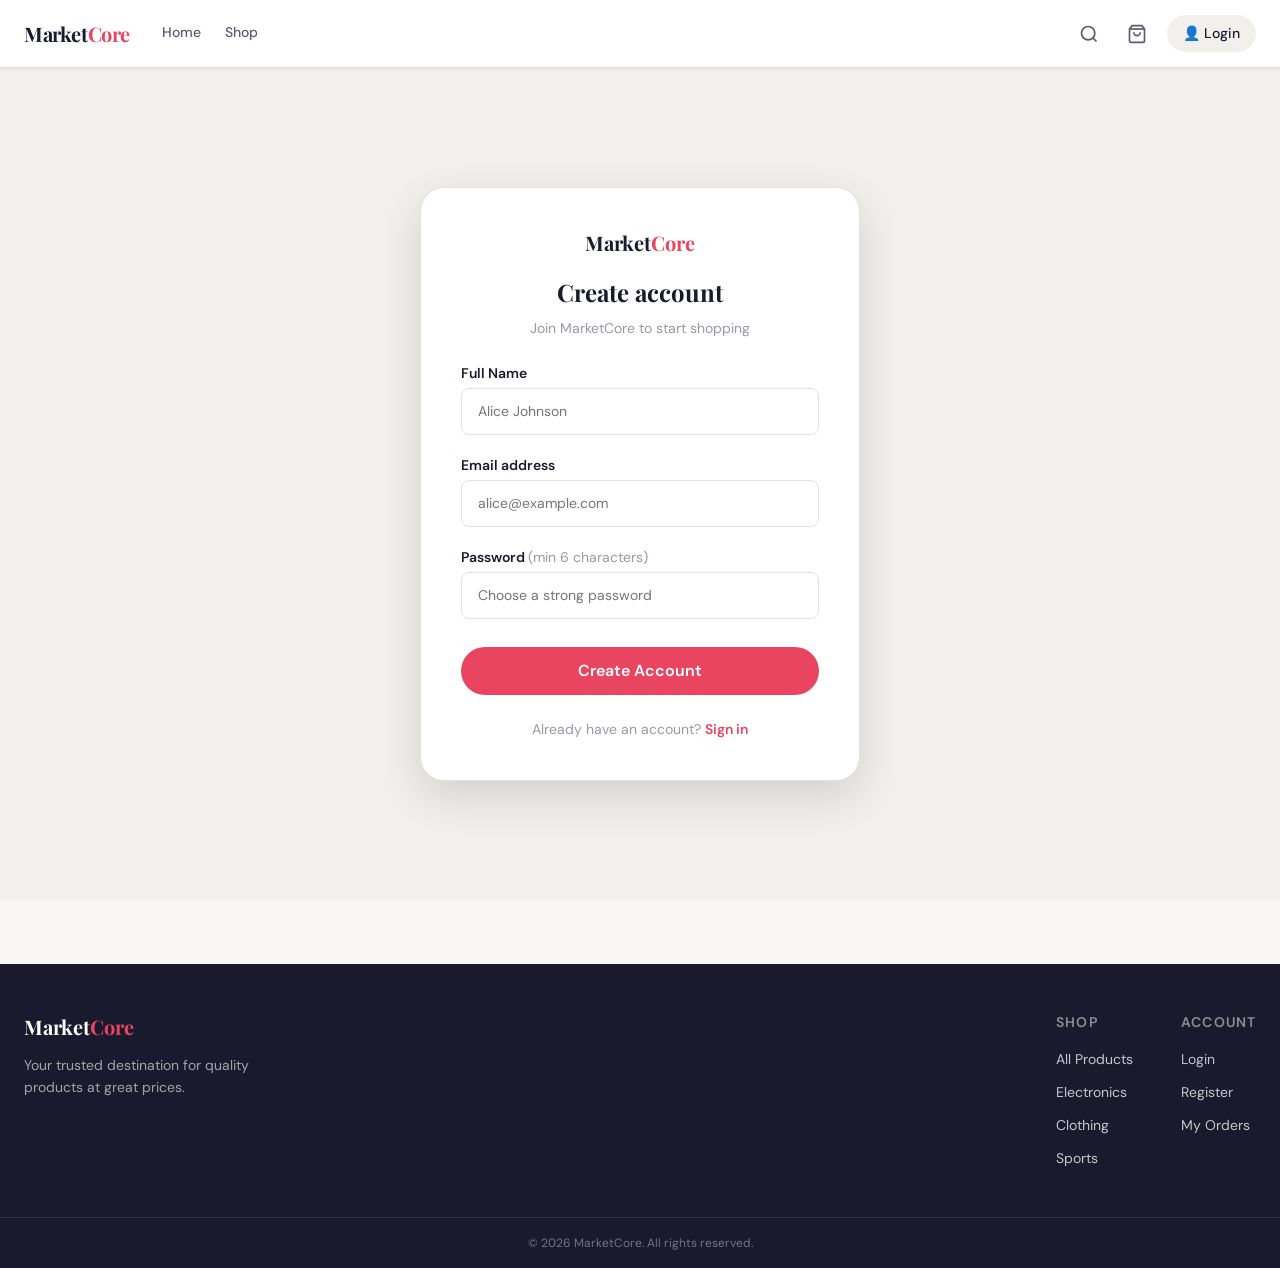
<file: register.html>
<!DOCTYPE html>
<html lang="en">
<head>
  <meta charset="UTF-8">
  <meta name="viewport" content="width=device-width, initial-scale=1.0">
  <title>Register – MarketCore</title>
  <link rel="stylesheet" href="css/theme.css">
  <link rel="stylesheet" href="css/reset.css">
  <link rel="stylesheet" href="css/components.css">
  <link rel="stylesheet" href="css/pages/auth.css">
</head>
<body>
<div id="navbar"></div>
<main class="auth-page">
  <div class="auth-card">
    <div class="auth-header">
      <a href="index.html" class="auth-logo">Market<span>Core</span></a>
      <h1>Create account</h1>
      <p>Join MarketCore to start shopping</p>
    </div>
    <div class="auth-error hidden" id="auth-error"></div>
    <form id="register-form" class="auth-form" novalidate>
      <div class="form-group">
        <label for="reg-name">Full Name</label>
        <input id="reg-name" type="text" name="name" placeholder="Alice Johnson" required autocomplete="name">
      </div>
      <div class="form-group">
        <label for="reg-email">Email address</label>
        <input id="reg-email" type="email" name="email" placeholder="alice@example.com" required autocomplete="email">
      </div>
      <div class="form-group">
        <label for="reg-password">Password <span style="font-weight:400;color:var(--color-text-muted)">(min 6 characters)</span></label>
        <input id="reg-password" type="password" name="password" placeholder="Choose a strong password" required minlength="6" autocomplete="new-password">
      </div>
      <button type="submit" class="auth-submit" id="register-btn">Create Account</button>
    </form>
    <p class="auth-footer">Already have an account? <a href="login.html">Sign in</a></p>
  </div>
</main>
<div id="footer"></div>
<script src="js/db.js"></script>
<script src="js/store.js"></script>
<script src="js/utils.js"></script>
<script>
(async () => {
  await Utils.initPage();

  // Already logged in
  if (Store.state.user) { window.location.href = 'index.html'; return; }

  const form   = document.getElementById('register-form');
  const errEl  = document.getElementById('auth-error');
  const btn    = document.getElementById('register-btn');

  form.addEventListener('submit', e => {
    e.preventDefault();
    errEl.classList.add('hidden');

    const name     = form.name.value.trim();
    const email    = form.email.value.trim();
    const password = form.password.value;

    // Validation
    if (!name) {
      errEl.textContent = 'Please enter your full name.';
      errEl.classList.remove('hidden'); return;
    }
    if (!email || !/^[^@]+@[^@]+\.[^@]+$/.test(email)) {
      errEl.textContent = 'Please enter a valid email address.';
      errEl.classList.remove('hidden'); return;
    }
    if (password.length < 6) {
      errEl.textContent = 'Password must be at least 6 characters.';
      errEl.classList.remove('hidden'); return;
    }
    if (DB.userExists(email)) {
      errEl.textContent = 'An account with this email already exists.';
      errEl.classList.remove('hidden'); return;
    }

    btn.disabled    = true;
    btn.textContent = 'Creating account...';

    const newUser = {
      id:       'u-' + Date.now(),
      name:     name,
      email:    email,
      password: password,
      role:     'customer',
      createdAt: new Date().toISOString(),
    };

    DB.createUser(newUser);
    Store.login({ id: newUser.id, name: newUser.name, email: newUser.email, role: newUser.role });
    Utils.toast('Welcome to MarketCore, ' + name.split(' ')[0] + '!', 'success');
    setTimeout(() => { window.location.href = 'index.html'; }, 600);
  });
})();
</script>
</body>
</html>
</file>
<file: css/theme.css>
@import url('https://fonts.googleapis.com/css2?family=Playfair+Display:wght@500;600;700&family=DM+Sans:wght@300;400;500;600&display=swap');

:root {
  --color-primary: #1a1a2e;
  --color-primary-hover: #16213e;
  --color-accent: #e94560;
  --color-accent-hover: #c73652;
  --color-accent-light: #fde8ec;
  --color-secondary: #0f3460;
  --color-background: #f8f7f4;
  --color-surface: #ffffff;
  --color-surface-2: #f1f0ed;
  --color-border: #e4e2dd;
  --color-border-strong: #c8c5be;
  --color-text-primary: #1a1a2e;
  --color-text-secondary: #5a5a72;
  --color-text-muted: #9898a8;
  --color-text-inverse: #ffffff;
  --color-success: #2d8a4e;
  --color-success-bg: #e8f5ec;
  --color-warning: #b45309;
  --color-warning-bg: #fef3c7;
  --color-error: #c0392b;
  --color-error-bg: #fdecea;
  --color-info: #1a6fa8;
  --color-info-bg: #e0f0fb;

  --family-display: 'Playfair Display', Georgia, serif;
  --family-body: 'DM Sans', system-ui, sans-serif;

  --text-xs: 0.75rem;
  --text-sm: 0.875rem;
  --text-base: 1rem;
  --text-lg: 1.125rem;
  --text-xl: 1.25rem;
  --text-2xl: 1.5rem;
  --text-3xl: 1.875rem;
  --text-4xl: 2.25rem;
  --text-5xl: 3rem;

  --space-1: 0.25rem;
  --space-2: 0.5rem;
  --space-3: 0.75rem;
  --space-4: 1rem;
  --space-5: 1.25rem;
  --space-6: 1.5rem;
  --space-8: 2rem;
  --space-10: 2.5rem;
  --space-12: 3rem;
  --space-16: 4rem;
  --space-20: 5rem;
  --space-24: 6rem;

  --radius-sm: 4px;
  --radius-md: 8px;
  --radius-lg: 12px;
  --radius-xl: 16px;
  --radius-2xl: 24px;
  --radius-full: 9999px;

  --shadow-sm: 0 1px 3px rgba(26,26,46,.08);
  --shadow-md: 0 4px 12px rgba(26,26,46,.1);
  --shadow-lg: 0 8px 24px rgba(26,26,46,.12);
  --shadow-xl: 0 16px 40px rgba(26,26,46,.14);

  --container-max: 1280px;
  --navbar-height: 68px;
}
</file>
<file: css/components.css>
/* ========== NAVBAR ========== */
.navbar {
  position: sticky; top: 0; z-index: 100;
  background: var(--color-surface);
  border-bottom: 1px solid var(--color-border);
  height: var(--navbar-height);
  display: flex; align-items: center;
  box-shadow: var(--shadow-sm);
}
.navbar-inner {
  display: flex; align-items: center; gap: var(--space-8); width: 100%;
}
.navbar-logo {
  font-family: var(--family-display); font-size: var(--text-xl); font-weight: 700;
  color: var(--color-primary); letter-spacing: -0.02em; flex-shrink: 0;
}
.navbar-logo span { color: var(--color-accent); }
.navbar-nav {
  display: flex; align-items: center; gap: var(--space-6); flex: 1;
}
.navbar-nav a {
  font-size: var(--text-sm); font-weight: 500; color: var(--color-text-secondary);
  transition: color 0.2s; padding: var(--space-1) 0; border-bottom: 2px solid transparent;
}
.navbar-nav a:hover, .navbar-nav a.active {
  color: var(--color-primary); border-bottom-color: var(--color-accent);
}
.navbar-actions { display: flex; align-items: center; gap: var(--space-3); margin-left: auto; }
.icon-btn {
  display: flex; align-items: center; justify-content: center;
  width: 36px; height: 36px; border-radius: var(--radius-full);
  color: var(--color-text-secondary); transition: background 0.2s, color 0.2s;
  text-decoration: none;
}
.icon-btn:hover { background: var(--color-surface-2); color: var(--color-primary); }
.cart-btn {
  position: relative; display: flex; align-items: center; justify-content: center;
  width: 36px; height: 36px; border-radius: var(--radius-full);
  color: var(--color-text-secondary); transition: background 0.2s, color 0.2s;
}
.cart-btn:hover { background: var(--color-surface-2); color: var(--color-primary); }
.cart-badge {
  position: absolute; top: -2px; right: -2px;
  background: var(--color-accent); color: white; font-size: 10px; font-weight: 700;
  width: 18px; height: 18px; border-radius: var(--radius-full);
  display: flex; align-items: center; justify-content: center; line-height: 1;
}
.cart-badge.hidden { display: none; }
.user-menu { display: flex; align-items: center; gap: var(--space-2); }
.user-name { font-size: var(--text-sm); font-weight: 500; color: var(--color-text-primary); }
.logout-btn {
  font-size: var(--text-sm); color: var(--color-text-muted);
  padding: var(--space-1) var(--space-3); border-radius: var(--radius-full);
  border: 1px solid var(--color-border); transition: all 0.2s;
}
.logout-btn:hover { border-color: var(--color-accent); color: var(--color-accent); }
.login-btn {
  display: flex; align-items: center; gap: var(--space-2);
  font-size: var(--text-sm); font-weight: 500; color: var(--color-primary);
  background: var(--color-surface-2); padding: var(--space-2) var(--space-4);
  border-radius: var(--radius-full); transition: all 0.2s;
}
.login-btn:hover { background: var(--color-primary); color: var(--color-text-inverse); }
.menu-toggle { display: none; align-items: center; justify-content: center; color: var(--color-text-primary); }
@media (max-width: 768px) {
  .menu-toggle { display: flex; }
  .navbar-nav {
    display: none; position: fixed; top: var(--navbar-height); left: 0; right: 0;
    background: var(--color-surface); flex-direction: column; align-items: flex-start;
    padding: var(--space-4) var(--space-6); gap: var(--space-4);
    border-bottom: 1px solid var(--color-border); box-shadow: var(--shadow-md);
  }
  .navbar-nav.open { display: flex; }
  .navbar-nav a { font-size: var(--text-base); }
  .user-name { display: none; }
}

/* ========== FOOTER ========== */
.footer {
  background: var(--color-primary); color: var(--color-text-inverse); margin-top: var(--space-16);
}
.footer-inner {
  display: grid; grid-template-columns: 1fr 1fr;
  gap: var(--space-12); padding-top: var(--space-12); padding-bottom: var(--space-12);
}
.footer-brand { display: flex; flex-direction: column; gap: var(--space-3); }
.footer-logo { font-family: var(--family-display); font-size: var(--text-xl); font-weight: 700; }
.footer-logo span { color: var(--color-accent); }
.footer-brand p { font-size: var(--text-sm); color: rgba(255,255,255,.6); max-width: 260px; line-height: 1.6; }
.footer-links { display: flex; gap: var(--space-12); justify-content: flex-end; }
.footer-col { display: flex; flex-direction: column; gap: var(--space-3); }
.footer-col h4 { font-size: var(--text-sm); font-weight: 600; text-transform: uppercase; letter-spacing: .08em; color: rgba(255,255,255,.5); margin-bottom: var(--space-1); }
.footer-col a { font-size: var(--text-sm); color: rgba(255,255,255,.75); transition: color 0.2s; }
.footer-col a:hover { color: var(--color-text-inverse); }
.footer-bottom { border-top: 1px solid rgba(255,255,255,.1); padding: var(--space-4) 0; text-align: center; }
.footer-bottom p { font-size: var(--text-xs); color: rgba(255,255,255,.4); }
@media (max-width: 768px) {
  .footer-inner { grid-template-columns: 1fr; gap: var(--space-8); }
  .footer-links { justify-content: flex-start; }
}

/* ========== PRODUCT CARD ========== */
.product-card {
  display: flex; flex-direction: column; background: var(--color-surface);
  border-radius: var(--radius-xl); overflow: hidden; border: 1px solid var(--color-border);
  transition: transform 0.2s, box-shadow 0.2s; cursor: pointer; text-decoration: none;
}
.product-card:hover { transform: translateY(-4px); box-shadow: var(--shadow-lg); }
.card-image-wrap { position: relative; overflow: hidden; aspect-ratio: 4/3; background: var(--color-surface-2); }
.card-image { width: 100%; height: 100%; object-fit: cover; transition: transform 0.4s ease; }
.product-card:hover .card-image { transform: scale(1.05); }
.card-badges { position: absolute; top: var(--space-3); left: var(--space-3); display: flex; gap: var(--space-2); }
.badge-new { background: var(--color-primary); color: white; font-size: 11px; font-weight: 600; padding: 2px var(--space-2); border-radius: var(--radius-full); text-transform: uppercase; letter-spacing: .05em; }
.badge-sale { background: var(--color-accent); color: white; font-size: 11px; font-weight: 600; padding: 2px var(--space-2); border-radius: var(--radius-full); }
.card-add-btn {
  position: absolute; bottom: var(--space-3); left: 50%;
  transform: translateX(-50%) translateY(8px);
  background: var(--color-primary); color: white; font-size: var(--text-sm); font-weight: 500;
  padding: var(--space-2) var(--space-4); border-radius: var(--radius-full);
  display: flex; align-items: center; gap: var(--space-2);
  opacity: 0; transition: opacity 0.2s, transform 0.2s; white-space: nowrap;
}
.product-card:hover .card-add-btn { opacity: 1; transform: translateX(-50%) translateY(0); }
.card-add-btn:hover { background: var(--color-accent); }
.card-info { padding: var(--space-4); display: flex; flex-direction: column; gap: var(--space-2); flex: 1; }
.card-category { font-size: var(--text-xs); color: var(--color-text-muted); text-transform: uppercase; letter-spacing: .06em; font-weight: 500; }
.card-name { font-size: var(--text-base); font-weight: 600; color: var(--color-text-primary); line-height: 1.4; display: -webkit-box; -webkit-line-clamp: 2; -webkit-box-orient: vertical; overflow: hidden; }
.card-meta { display: flex; align-items: center; justify-content: space-between; margin-top: auto; padding-top: var(--space-2); }
.card-rating { display: flex; align-items: center; gap: 4px; color: #f59e0b; font-size: var(--text-sm); font-weight: 500; }
.card-reviews { color: var(--color-text-muted); font-weight: 400; }
.card-price { display: flex; align-items: center; gap: var(--space-2); }
.price-current { font-size: var(--text-base); font-weight: 700; color: var(--color-text-primary); }
.price-original { font-size: var(--text-sm); color: var(--color-text-muted); text-decoration: line-through; }

/* ========== STATUS BADGE ========== */
.status-badge { display: inline-flex; align-items: center; gap: 5px; font-size: var(--text-xs); font-weight: 600; padding: 3px var(--space-3); border-radius: var(--radius-full); }
.status-pending { background: var(--color-warning-bg); color: var(--color-warning); }
.status-processing { background: var(--color-info-bg); color: var(--color-info); }
.status-shipped { background: #ede9fe; color: #6d28d9; }
.status-delivered { background: var(--color-success-bg); color: var(--color-success); }
.status-cancelled { background: var(--color-error-bg); color: var(--color-error); }

/* ========== BUTTONS ========== */
.btn-primary {
  display: inline-flex; align-items: center; justify-content: center; gap: var(--space-2);
  background: var(--color-accent); color: white; font-size: var(--text-sm); font-weight: 600;
  padding: var(--space-3) var(--space-6); border-radius: var(--radius-full);
  transition: background 0.2s, transform 0.1s; cursor: pointer; border: none;
}
.btn-primary:hover { background: var(--color-accent-hover); transform: translateY(-1px); }
.btn-secondary {
  display: inline-flex; align-items: center; background: rgba(255,255,255,.1); color: white;
  border: 1px solid rgba(255,255,255,.2); font-size: var(--text-sm); font-weight: 600;
  padding: var(--space-3) var(--space-6); border-radius: var(--radius-full); transition: background 0.2s;
}
.btn-secondary:hover { background: rgba(255,255,255,.2); }
.btn-outline {
  display: inline-flex; align-items: center; justify-content: center;
  background: transparent; color: var(--color-text-primary); font-size: var(--text-sm); font-weight: 600;
  padding: var(--space-3) var(--space-6); border: 2px solid var(--color-border);
  border-radius: var(--radius-full); transition: border-color 0.2s; cursor: pointer;
}
.btn-outline:hover { border-color: var(--color-text-primary); }

/* ========== MODAL ========== */
.modal-overlay {
  position: fixed; inset: 0; background: rgba(0,0,0,.5);
  display: flex; align-items: center; justify-content: center;
  z-index: 1000; padding: var(--space-4);
}
.modal-overlay.hidden { display: none; }
.modal-box {
  background: var(--color-surface); border-radius: var(--radius-2xl);
  width: 100%; max-width: 600px; max-height: 90vh; overflow-y: auto; box-shadow: var(--shadow-xl);
}
.modal-header {
  display: flex; align-items: center; justify-content: space-between;
  padding: var(--space-5) var(--space-6); border-bottom: 1px solid var(--color-border);
}
.modal-header h3 { font-family: var(--family-display); font-size: var(--text-xl); font-weight: 700; }
.modal-close { color: var(--color-text-muted); transition: color 0.2s; font-size: 1.5rem; line-height: 1; }
.modal-close:hover { color: var(--color-text-primary); }
.modal-body { padding: var(--space-6); }

/* ========== FORM GROUPS ========== */
.form-group { display: flex; flex-direction: column; gap: var(--space-1); }
.form-group label { font-size: var(--text-sm); font-weight: 600; color: var(--color-text-primary); }
.form-group input, .form-group select, .form-group textarea {
  padding: var(--space-3) var(--space-4); border: 1px solid var(--color-border);
  border-radius: var(--radius-md); font-size: var(--text-sm);
  background: var(--color-surface); color: var(--color-text-primary);
  transition: border-color 0.2s; resize: vertical;
}
.form-group input:focus, .form-group select:focus, .form-group textarea:focus {
  outline: none; border-color: var(--color-accent);
}
.form-error { font-size: var(--text-xs); color: var(--color-error); }

/* ========== TOAST ========== */
.toast {
  position: fixed; bottom: var(--space-6); right: var(--space-6);
  background: var(--color-primary); color: white; padding: var(--space-3) var(--space-5);
  border-radius: var(--radius-lg); box-shadow: var(--shadow-xl);
  font-size: var(--text-sm); font-weight: 500; z-index: 9999;
  transform: translateY(100px); opacity: 0; transition: all 0.3s;
}
.toast.show { transform: translateY(0); opacity: 1; }
.toast.success { background: var(--color-success); }
.toast.error { background: var(--color-error); }
</file>
<file: css/pages/admin.css>
.admin-page { padding: var(--space-10) 0 var(--space-16); }
.access-denied { text-align: center; padding: var(--space-20) 0; display: flex; flex-direction: column; align-items: center; gap: var(--space-4); }
.stats-grid { display: grid; grid-template-columns: repeat(4, 1fr); gap: var(--space-4); margin-bottom: var(--space-8); }
.stat-card { background: var(--color-surface); border: 1px solid var(--color-border); border-radius: var(--radius-xl); padding: var(--space-5) var(--space-6); display: flex; align-items: center; gap: var(--space-4); }
.stat-icon { width: 48px; height: 48px; border-radius: var(--radius-lg); display: flex; align-items: center; justify-content: center; flex-shrink: 0; font-size: 1.5rem; }
.stat-label { font-size: var(--text-xs); color: var(--color-text-muted); text-transform: uppercase; letter-spacing: .06em; font-weight: 500; }
.stat-value { font-size: var(--text-2xl); font-weight: 800; color: var(--color-text-primary); line-height: 1.2; margin-top: 2px; }
.admin-tabs { display: flex; border-bottom: 2px solid var(--color-border); margin-bottom: var(--space-6); gap: var(--space-2); }
.admin-tab { display: flex; align-items: center; gap: var(--space-2); font-size: var(--text-sm); font-weight: 600; color: var(--color-text-muted); padding: var(--space-3) var(--space-5); border-bottom: 2px solid transparent; margin-bottom: -2px; transition: all .2s; cursor: pointer; border-top: none; border-left: none; border-right: none; }
.admin-tab:hover { color: var(--color-text-primary); }
.tab-active { color: var(--color-accent) !important; border-bottom-color: var(--color-accent) !important; }
.admin-section { background: var(--color-surface); border: 1px solid var(--color-border); border-radius: var(--radius-xl); overflow: hidden; }
.admin-section-header { display: flex; align-items: center; justify-content: space-between; padding: var(--space-5) var(--space-6); border-bottom: 1px solid var(--color-border); background: var(--color-surface-2); }
.admin-section-title { font-family: var(--family-display); font-size: var(--text-xl); font-weight: 700; color: var(--color-text-primary); }
.table-wrap { overflow-x: auto; }
.admin-table { width: 100%; border-collapse: collapse; }
.admin-table th { text-align: left; font-size: var(--text-xs); font-weight: 600; text-transform: uppercase; letter-spacing: .06em; color: var(--color-text-muted); padding: var(--space-4) var(--space-5); border-bottom: 1px solid var(--color-border); background: var(--color-surface); white-space: nowrap; }
.admin-table td { padding: var(--space-4) var(--space-5); border-bottom: 1px solid var(--color-border); vertical-align: middle; font-size: var(--text-sm); }
.admin-table tr:last-child td { border-bottom: none; }
.admin-table tr:hover td { background: var(--color-surface-2); }
.product-cell { display: flex; align-items: center; gap: var(--space-3); }
.product-thumb { width: 44px; height: 44px; border-radius: var(--radius-md); object-fit: cover; flex-shrink: 0; }
.product-name-cell { font-weight: 600; color: var(--color-text-primary); display: block; max-width: 200px; overflow: hidden; text-overflow: ellipsis; white-space: nowrap; }
.product-id-cell { font-size: var(--text-xs); color: var(--color-text-muted); display: block; }
.cat-badge { background: var(--color-surface-2); color: var(--color-text-secondary); font-size: var(--text-xs); font-weight: 500; padding: 2px var(--space-3); border-radius: var(--radius-full); }
.price-cell { font-weight: 600; color: var(--color-text-primary); }
.orig-cell { font-size: var(--text-xs); color: var(--color-text-muted); text-decoration: line-through; margin-left: var(--space-2); }
.stock-cell { font-weight: 600; color: var(--color-text-primary); }
.stock-low { color: var(--color-error); }
.rating-cell { color: #f59e0b; font-weight: 600; font-size: var(--text-sm); }
.order-id-cell { font-weight: 700; color: var(--color-primary); font-size: var(--text-sm); }
.customer-name-cell { font-weight: 600; color: var(--color-text-primary); display: block; }
.customer-email-cell { font-size: var(--text-xs); color: var(--color-text-muted); display: block; }
.row-actions { display: flex; gap: var(--space-2); align-items: center; }
.edit-btn { display: flex; align-items: center; justify-content: center; width: 32px; height: 32px; border-radius: var(--radius-md); background: var(--color-info-bg); color: var(--color-info); transition: all .15s; cursor: pointer; border: none; font-size: 1rem; }
.edit-btn:hover { background: var(--color-info); color: white; }
.delete-btn { display: flex; align-items: center; justify-content: center; width: 32px; height: 32px; border-radius: var(--radius-md); background: var(--color-error-bg); color: var(--color-error); transition: all .15s; cursor: pointer; border: none; font-size: 1rem; }
.delete-btn:hover { background: var(--color-error); color: white; }
.status-select { padding: var(--space-1) var(--space-2); border: 1px solid var(--color-border); border-radius: var(--radius-md); font-size: var(--text-xs); font-weight: 600; background: var(--color-surface); color: var(--color-text-primary); cursor: pointer; }
.admin-form-row { display: grid; grid-template-columns: 1fr 1fr; gap: var(--space-4); }
.modal-actions { display: flex; justify-content: flex-end; gap: var(--space-3); padding-top: var(--space-2); border-top: 1px solid var(--color-border); margin-top: var(--space-4); }
@media (max-width: 900px) { .stats-grid { grid-template-columns: repeat(2, 1fr); } }
@media (max-width: 600px) { .stats-grid { grid-template-columns: 1fr 1fr; } .admin-form-row { grid-template-columns: 1fr; } }
</file>
<file: css/pages/cart.css>
.cart-page { padding: var(--space-10) 0 var(--space-16); }
.cart-steps { display: flex; align-items: center; gap: var(--space-3); margin-bottom: var(--space-8); }
.cart-step { font-size: var(--text-sm); font-weight: 500; color: var(--color-text-muted); }
.step-active { color: var(--color-accent); font-weight: 700; }
.step-divider { color: var(--color-border-strong); font-size: var(--text-lg); }
.cart-layout { display: grid; grid-template-columns: 1fr 340px; gap: var(--space-8); align-items: start; }
.cart-main { display: flex; flex-direction: column; }
.cart-section-title { font-family: var(--family-display); font-size: var(--text-2xl); font-weight: 700; color: var(--color-text-primary); margin-bottom: var(--space-5); }
.cart-items { display: flex; flex-direction: column; gap: var(--space-4); }
.cart-item { display: flex; gap: var(--space-4); background: var(--color-surface); border: 1px solid var(--color-border); border-radius: var(--radius-xl); padding: var(--space-4); align-items: center; }
.cart-item-img { width: 80px; height: 80px; object-fit: cover; border-radius: var(--radius-lg); flex-shrink: 0; }
.cart-item-info { flex: 1; display: flex; flex-direction: column; gap: var(--space-1); }
.cart-item-name { font-size: var(--text-base); font-weight: 600; color: var(--color-text-primary); line-height: 1.3; display: -webkit-box; -webkit-line-clamp: 2; -webkit-box-orient: vertical; overflow: hidden; }
.cart-item-name:hover { color: var(--color-accent); }
.cart-item-cat { font-size: var(--text-xs); color: var(--color-text-muted); }
.cart-item-price { font-size: var(--text-sm); font-weight: 600; color: var(--color-text-secondary); }
.cart-item-controls { display: flex; flex-direction: column; align-items: flex-end; gap: var(--space-2); }
.qty-control { display: flex; align-items: center; border: 1px solid var(--color-border); border-radius: var(--radius-full); overflow: hidden; }
.qty-btn { width: 30px; height: 30px; font-size: var(--text-base); color: var(--color-text-secondary); transition: background .15s; cursor: pointer; border: none; background: none; }
.qty-btn:hover { background: var(--color-surface-2); }
.qty-val { min-width: 32px; text-align: center; font-weight: 600; font-size: var(--text-sm); }
.cart-item-total { font-weight: 700; font-size: var(--text-base); color: var(--color-text-primary); }
.remove-btn { color: var(--color-text-muted); padding: var(--space-1); transition: color .2s; cursor: pointer; border: none; background: none; font-size: 1rem; }
.remove-btn:hover { color: var(--color-error); }
.cart-summary { background: var(--color-surface); border: 1px solid var(--color-border); border-radius: var(--radius-xl); padding: var(--space-6); position: sticky; top: calc(var(--navbar-height) + var(--space-4)); display: flex; flex-direction: column; gap: var(--space-3); }
.summary-title { font-family: var(--family-display); font-size: var(--text-xl); font-weight: 700; margin-bottom: var(--space-2); }
.summary-item { display: flex; justify-content: space-between; align-items: center; font-size: var(--text-sm); gap: var(--space-2); }
.summary-name { color: var(--color-text-secondary); overflow: hidden; text-overflow: ellipsis; white-space: nowrap; flex: 1; }
.summary-name em { color: var(--color-text-muted); font-style: normal; font-size: var(--text-xs); }
.summary-divider { height: 1px; background: var(--color-border); margin: var(--space-2) 0; }
.summary-row { display: flex; justify-content: space-between; font-size: var(--text-sm); color: var(--color-text-secondary); }
.summary-total { font-size: var(--text-lg); font-weight: 700; color: var(--color-text-primary); }
.free-shipping { color: var(--color-success); font-weight: 600; }
.cart-empty { text-align: center; padding: var(--space-20) 0; display: flex; flex-direction: column; align-items: center; gap: var(--space-4); color: var(--color-text-muted); }
.cart-empty h2 { font-family: var(--family-display); font-size: var(--text-3xl); color: var(--color-text-primary); }
.confirm-wrap { display: flex; justify-content: center; padding: var(--space-16) 0; }
.confirm-box { text-align: center; max-width: 500px; display: flex; flex-direction: column; align-items: center; gap: var(--space-4); }
.confirm-icon { width: 80px; height: 80px; background: var(--color-success-bg); color: var(--color-success); border-radius: var(--radius-full); font-size: var(--text-4xl); font-weight: 700; display: flex; align-items: center; justify-content: center; }
.confirm-box h1 { font-family: var(--family-display); font-size: var(--text-4xl); color: var(--color-text-primary); }
.confirm-box p { font-size: var(--text-base); color: var(--color-text-secondary); line-height: 1.6; }
.confirm-sub { font-size: var(--text-sm) !important; color: var(--color-text-muted) !important; }
.confirm-actions { display: flex; gap: var(--space-4); margin-top: var(--space-4); flex-wrap: wrap; justify-content: center; }
.checkout-form { display: flex; flex-direction: column; }
.form-grid { display: grid; grid-template-columns: 1fr 1fr; gap: var(--space-4); margin-bottom: var(--space-4); }
.form-full { grid-column: 1 / -1; }
.demo-note { font-size: var(--text-xs); color: var(--color-text-muted); margin-bottom: var(--space-4); background: var(--color-surface-2); padding: var(--space-2) var(--space-3); border-radius: var(--radius-md); }
.checkout-actions { display: flex; gap: var(--space-4); margin-top: var(--space-6); }
@media (max-width: 900px) { .cart-layout { grid-template-columns: 1fr; } .cart-summary { position: static; order: -1; } }
@media (max-width: 600px) { .form-grid { grid-template-columns: 1fr; } .cart-item { flex-wrap: wrap; } }
</file>
<file: css/pages/auth.css>
.auth-page { min-height: calc(100vh - var(--navbar-height)); display: flex; align-items: center; justify-content: center; padding: var(--space-8); background: var(--color-surface-2); }
.auth-card { background: var(--color-surface); border: 1px solid var(--color-border); border-radius: var(--radius-2xl); padding: var(--space-10); width: 100%; max-width: 440px; box-shadow: var(--shadow-xl); }
.auth-header { text-align: center; margin-bottom: var(--space-6); display: flex; flex-direction: column; align-items: center; gap: var(--space-2); }
.auth-logo { font-family: var(--family-display); font-size: var(--text-xl); font-weight: 700; color: var(--color-primary); margin-bottom: var(--space-2); }
.auth-logo span { color: var(--color-accent); }
.auth-header h1 { font-family: var(--family-display); font-size: var(--text-2xl); font-weight: 700; color: var(--color-text-primary); }
.auth-header p { font-size: var(--text-sm); color: var(--color-text-muted); }
.auth-demo { background: var(--color-surface-2); border-radius: var(--radius-lg); padding: var(--space-3) var(--space-4); margin-bottom: var(--space-5); font-size: var(--text-xs); color: var(--color-text-secondary); display: flex; flex-direction: column; gap: var(--space-1); }
.auth-demo strong { color: var(--color-text-primary); font-weight: 600; }
.auth-error { background: var(--color-error-bg); color: var(--color-error); font-size: var(--text-sm); padding: var(--space-3) var(--space-4); border-radius: var(--radius-md); margin-bottom: var(--space-4); border: 1px solid rgba(192,57,43,.2); }
.auth-error.hidden { display: none; }
.auth-form { display: flex; flex-direction: column; gap: var(--space-5); }
.input-wrap { position: relative; }
.input-icon { position: absolute; left: var(--space-3); top: 50%; transform: translateY(-50%); color: var(--color-text-muted); pointer-events: none; font-style: normal; }
.icon-input { padding-left: var(--space-8) !important; }
.auth-submit { width: 100%; background: var(--color-accent); color: white; font-size: var(--text-base); font-weight: 600; padding: var(--space-3); border-radius: var(--radius-full); transition: background .2s; margin-top: var(--space-2); cursor: pointer; border: none; }
.auth-submit:hover { background: var(--color-accent-hover); }
.auth-footer { text-align: center; font-size: var(--text-sm); color: var(--color-text-muted); margin-top: var(--space-6); }
.auth-footer a { color: var(--color-accent); font-weight: 600; }
</file>
<file: css/pages/orders.css>
.orders-page { padding: var(--space-10) 0 var(--space-16); }
.orders-header { display: flex; align-items: flex-end; justify-content: space-between; margin-bottom: var(--space-8); flex-wrap: wrap; gap: var(--space-4); }
.orders-title { font-family: var(--family-display); font-size: var(--text-4xl); font-weight: 700; color: var(--color-text-primary); line-height: 1.2; }
.orders-sub { font-size: var(--text-base); color: var(--color-text-muted); margin-top: var(--space-1); }
.orders-guest { text-align: center; padding: var(--space-20) 0; display: flex; flex-direction: column; align-items: center; gap: var(--space-4); color: var(--color-text-muted); }
.orders-guest h2 { font-family: var(--family-display); font-size: var(--text-3xl); color: var(--color-text-primary); }
.orders-empty { text-align: center; padding: var(--space-16) 0; display: flex; flex-direction: column; align-items: center; gap: var(--space-4); color: var(--color-text-muted); }
.orders-list { display: flex; flex-direction: column; gap: var(--space-5); }
.order-card { background: var(--color-surface); border: 1px solid var(--color-border); border-radius: var(--radius-xl); overflow: hidden; }
.order-header { display: flex; justify-content: space-between; align-items: center; padding: var(--space-5) var(--space-6); border-bottom: 1px solid var(--color-border); background: var(--color-surface-2); flex-wrap: wrap; gap: var(--space-3); }
.order-id { font-weight: 700; font-size: var(--text-base); color: var(--color-primary); display: block; }
.order-date { font-size: var(--text-xs); color: var(--color-text-muted); display: block; margin-top: 2px; }
.order-meta { display: flex; align-items: center; gap: var(--space-4); }
.order-total { font-size: var(--text-lg); font-weight: 700; color: var(--color-text-primary); }
.order-items { padding: var(--space-4) var(--space-6); display: flex; flex-direction: column; gap: var(--space-3); }
.order-item { display: flex; align-items: center; gap: var(--space-4); }
.order-item-img { width: 56px; height: 56px; border-radius: var(--radius-md); object-fit: cover; flex-shrink: 0; }
.order-item-info { flex: 1; display: flex; flex-direction: column; gap: 2px; }
.order-item-name { font-size: var(--text-sm); font-weight: 500; color: var(--color-text-primary); }
.order-item-qty { font-size: var(--text-xs); color: var(--color-text-muted); }
.order-item-price { font-weight: 600; font-size: var(--text-sm); color: var(--color-text-primary); }
.order-footer { padding: var(--space-3) var(--space-6); border-top: 1px solid var(--color-border); background: var(--color-surface-2); }
.shipping-to { font-size: var(--text-xs); color: var(--color-text-muted); }
</file>
<file: css/pages/product.css>
.product-page { padding: var(--space-8) 0 var(--space-16); }
.back-btn { display: inline-flex; align-items: center; gap: var(--space-2); font-size: var(--text-sm); color: var(--color-text-muted); margin-bottom: var(--space-8); transition: color .2s; }
.back-btn:hover { color: var(--color-text-primary); }
.product-layout { display: grid; grid-template-columns: 1fr 1fr; gap: var(--space-16); align-items: start; }
.product-image-sec { position: sticky; top: calc(var(--navbar-height) + var(--space-6)); }
.product-image-wrap { position: relative; border-radius: var(--radius-2xl); overflow: hidden; background: var(--color-surface-2); }
.product-image { width: 100%; aspect-ratio: 1; object-fit: cover; }
.product-badge { position: absolute; top: var(--space-4); left: var(--space-4); background: var(--color-accent); color: white; font-size: var(--text-sm); font-weight: 700; padding: var(--space-1) var(--space-3); border-radius: var(--radius-full); }
.product-badge-new { position: absolute; top: var(--space-4); right: var(--space-4); background: var(--color-primary); color: white; font-size: var(--text-sm); font-weight: 700; padding: var(--space-1) var(--space-3); border-radius: var(--radius-full); }
.product-info { display: flex; flex-direction: column; gap: var(--space-5); }
.product-category { font-size: var(--text-sm); font-weight: 600; color: var(--color-accent); text-transform: uppercase; letter-spacing: .08em; }
.product-name { font-family: var(--family-display); font-size: var(--text-4xl); font-weight: 700; color: var(--color-text-primary); line-height: 1.2; letter-spacing: -.02em; }
.product-rating-row { display: flex; align-items: center; gap: var(--space-2); }
.product-stars { display: flex; }
.product-rating-val { font-size: var(--text-sm); font-weight: 600; color: var(--color-text-primary); }
.product-review-count { font-size: var(--text-sm); color: var(--color-text-muted); }
.product-price-row { display: flex; align-items: center; gap: var(--space-4); }
.product-price { font-size: var(--text-4xl); font-weight: 800; color: var(--color-text-primary); }
.product-orig-price { font-size: var(--text-xl); color: var(--color-text-muted); text-decoration: line-through; }
.product-description { font-size: var(--text-base); color: var(--color-text-secondary); line-height: 1.7; padding-bottom: var(--space-4); border-bottom: 1px solid var(--color-border); }
.product-stock { font-size: var(--text-sm); font-weight: 600; }
.in-stock { color: var(--color-success); } .low-stock { color: var(--color-warning); } .out-stock { color: var(--color-error); }
.product-controls { display: flex; gap: var(--space-4); align-items: center; flex-wrap: wrap; }
.qty-control { display: flex; align-items: center; border: 1px solid var(--color-border); border-radius: var(--radius-full); overflow: hidden; }
.qty-btn { width: 40px; height: 44px; font-size: var(--text-xl); color: var(--color-text-secondary); transition: background .15s; }
.qty-btn:hover:not(:disabled) { background: var(--color-surface-2); }
.qty-btn:disabled { opacity: .3; }
.qty-val { min-width: 40px; text-align: center; font-weight: 600; font-size: var(--text-base); }
.add-to-cart-btn { flex: 1; display: flex; align-items: center; justify-content: center; gap: var(--space-2); background: var(--color-primary); color: white; font-size: var(--text-base); font-weight: 600; padding: var(--space-3) var(--space-6); border-radius: var(--radius-full); transition: background .2s; min-height: 48px; cursor: pointer; border: none; }
.add-to-cart-btn:hover:not(:disabled) { background: var(--color-accent); }
.add-to-cart-btn:disabled { opacity: .5; cursor: not-allowed; }
.product-perks { display: flex; flex-direction: column; gap: var(--space-3); padding-top: var(--space-4); border-top: 1px solid var(--color-border); }
.perk { display: flex; align-items: center; gap: var(--space-3); font-size: var(--text-sm); color: var(--color-text-secondary); }
.not-found { text-align: center; padding: var(--space-20) 0; display: flex; flex-direction: column; align-items: center; gap: var(--space-4); }
.loading-text { color: var(--color-text-muted); padding: var(--space-10); }
@media (max-width: 768px) {
  .product-layout { grid-template-columns: 1fr; gap: var(--space-8); }
  .product-image-sec { position: static; }
  .product-name { font-size: var(--text-3xl); }
}
</file>
